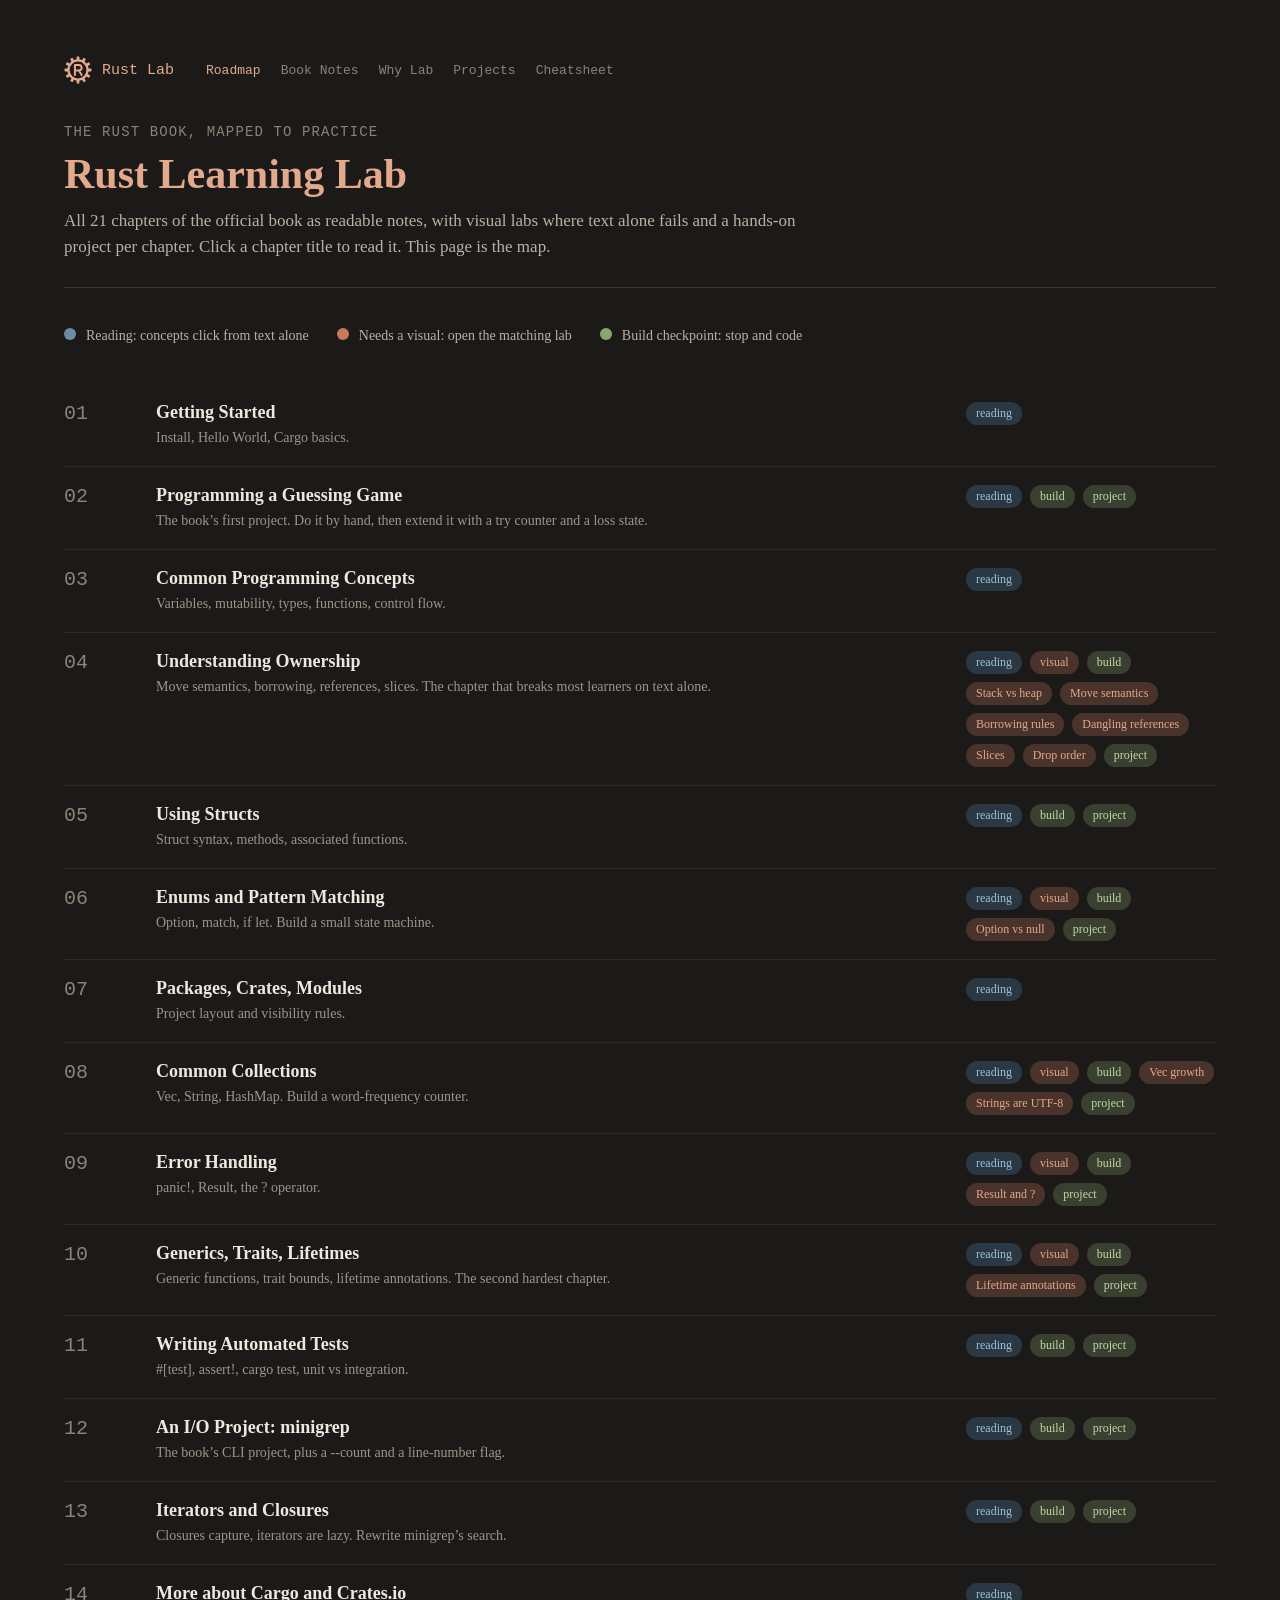
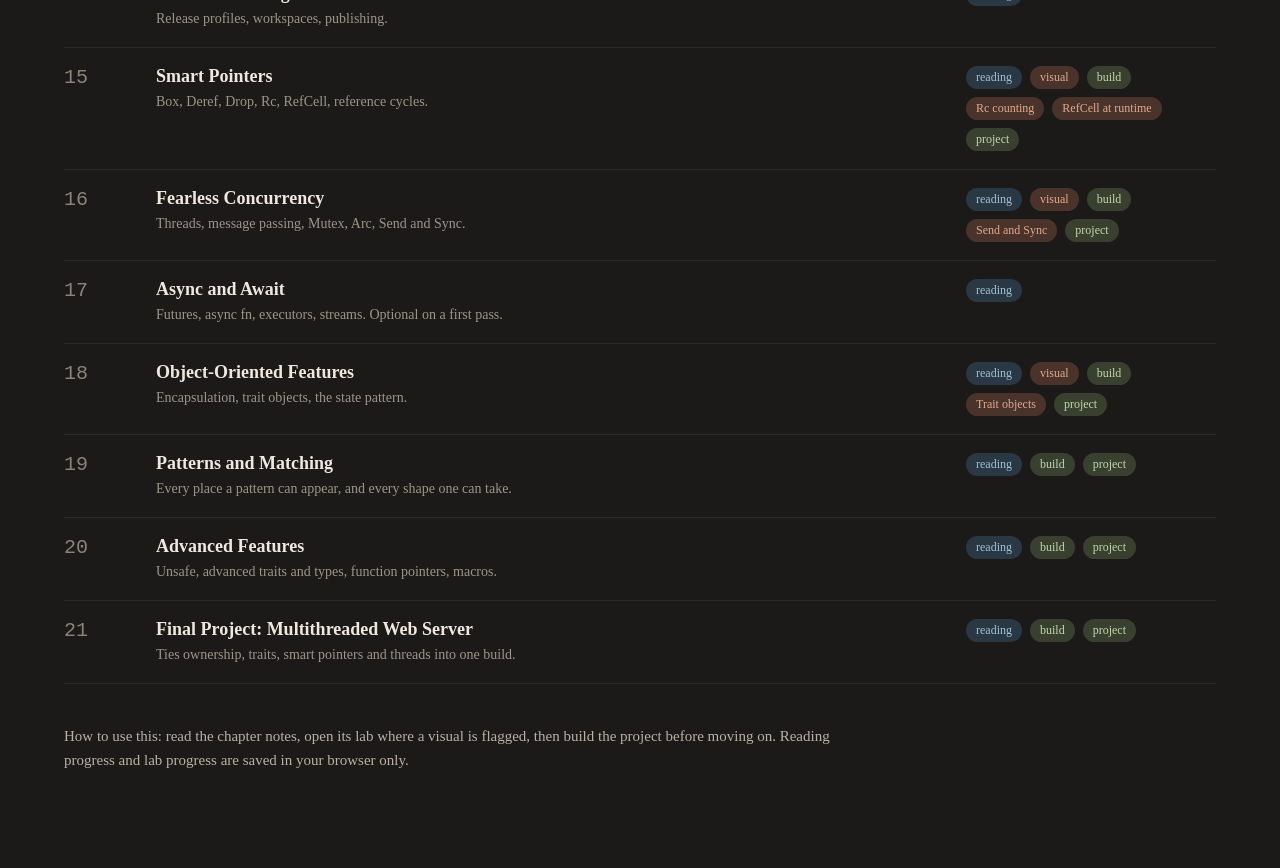
<file: index.html>
<!doctype html>
<html lang="en">
<head>
<meta charset="utf-8">
<meta name="viewport" content="width=device-width,initial-scale=1">
<title>Rust Learning Lab</title>
<link rel="icon" type="image/svg+xml" href="assets/logo.svg?v=2">
<link rel="stylesheet" href="assets/theme.css">
</head>
<body>
<div class="wrap" id="app"></div>
<script src="assets/engine.js"></script>
<script src="data/modules/index.js"></script>
<script src="data/roadmap.js"></script>
<script>
(function () {
  var el = RUSTLAB.el, app = document.getElementById('app'), st = RUSTLAB.load();

  app.appendChild(RUSTLAB.nav('index.html'));

  var head = el('div', 'head');
  head.appendChild(el('div', 'eyebrow', 'The Rust Book, mapped to practice'));
  head.appendChild(el('h1', null, 'Rust Learning Lab'));
  head.appendChild(el('div', 'lede', 'All 21 chapters of the official book as readable notes, with visual labs where text alone fails and a hands-on project per chapter. Click a chapter title to read it. This page is the map.'));
  app.appendChild(head);

  var lg = el('div', 'legend');
  [['#6b8ca3', 'Reading: concepts click from text alone'], ['#c7795a', 'Needs a visual: open the matching lab'], ['#8aa66b', 'Build checkpoint: stop and code']].forEach(function (l) {
    var d = el('div'); var i = el('i'); i.style.background = l[0]; d.appendChild(i); d.appendChild(document.createTextNode(l[1])); lg.appendChild(d);
  });
  app.appendChild(lg);

  var list = el('div');
  RUSTLAB.roadmap.forEach(function (c) {
    var row = el('div', 'row');
    row.appendChild(el('div', 'n', c.n));
    var mid = el('div');
    var tt = el('div', 't'); var ta = el('a', null, c.t); ta.href = 'chapter.html?c=' + c.id; ta.style.cssText = 'color:inherit;text-decoration:none'; tt.appendChild(ta); mid.appendChild(tt);
    mid.appendChild(el('div', 'd', c.d));
    row.appendChild(mid);
    var tags = el('div', 'tags');
    var names = { read: ['read', 'reading'], vis: ['vis', 'visual'], build: ['build', 'build'] };
    c.tags.forEach(function (t) { tags.appendChild(el('span', 'tag ' + names[t][0], names[t][1])); });
    (c.labs || []).forEach(function (id) {
      var m = RUSTLAB.index.filter(function (x) { return x.id === id; })[0];
      var a = el('a', 'tag vis', (st.modules[id] ? '✓ ' : '') + m.title); a.href = 'lab.html?m=' + id; tags.appendChild(a);
    });
    if (c.project) { var p = el('a', 'tag build', 'project'); p.href = 'projects.html#' + c.project; tags.appendChild(p); }
    row.appendChild(tags);
    list.appendChild(row);
  });
  app.appendChild(list);

  app.appendChild(el('div', 'p', 'How to use this: read the chapter notes, open its lab where a visual is flagged, then build the project before moving on. Reading progress and lab progress are saved in your browser only.'));
})();
</script>
</body>
</html>
</file>
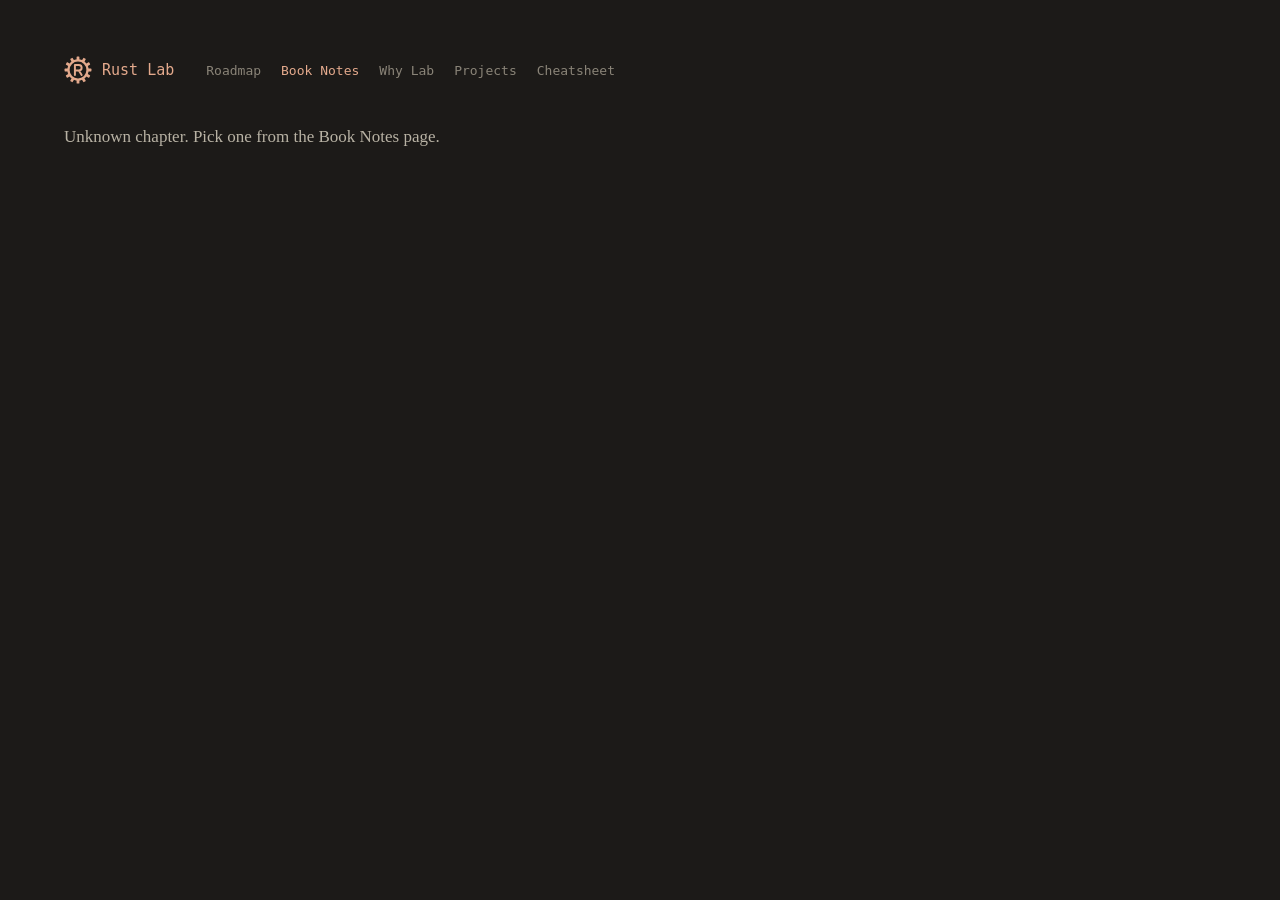
<file: chapter.html>
<!doctype html>
<html lang="en">
<head>
<meta charset="utf-8">
<meta name="viewport" content="width=device-width,initial-scale=1">
<title>Rust Book Notes</title>
<link rel="icon" type="image/svg+xml" href="assets/logo.svg?v=2">
<link rel="stylesheet" href="assets/theme.css">
</head>
<body>
<div class="wrap" id="app"></div>
<script src="assets/engine.js"></script>
<script src="data/modules/index.js"></script>
<script src="data/roadmap.js"></script>
<script>
(function () {
  var el = RUSTLAB.el, app = document.getElementById('app');
  var id = new URLSearchParams(location.search).get('c');
  var idx = RUSTLAB.roadmap.map(function (r) { return r.id; }).indexOf(id);
  app.appendChild(RUSTLAB.nav('chapters.html'));
  if (idx < 0) { app.appendChild(el('div', 'lede', 'Unknown chapter. Pick one from the Book Notes page.')); return; }
  var meta = RUSTLAB.roadmap[idx];

  // Renders the chapter once its data file loads.
  function render(ch) {
    document.title = 'Ch ' + meta.n + ' ' + meta.t + ' — Rust Book Notes';
    var head = el('div', 'head');
    head.appendChild(el('div', 'eyebrow', 'Chapter ' + meta.n));
    head.appendChild(el('h1', null, meta.t));
    head.appendChild(RUSTLAB.inline(el('div', 'lede'), ch.lede));
    app.appendChild(head);

    var toc = el('div', 'toc');
    ch.sections.forEach(function (s, k) {
      var a = el('a', null, (k + 1) + '. ' + s.h); a.href = '#s' + k; toc.appendChild(a);
    });
    app.appendChild(toc);

    var body = el('div', 'chap');
    ch.sections.forEach(function (s, k) {
      var h = el('h2', null, (k + 1) + '. ' + s.h); h.id = 's' + k;
      body.appendChild(h);
      RUSTLAB.blocks(body, s.b);
    });
    app.appendChild(body);

    var recap = el('div', 'recap');
    recap.appendChild(el('h3', null, 'Remember'));
    RUSTLAB.blocks(recap, [{ list: ch.recap }]);
    app.appendChild(recap);

    var links = el('div', 'tags');
    (meta.labs || []).forEach(function (lid) {
      var m = RUSTLAB.index.filter(function (x) { return x.id === lid; })[0];
      if (!m) return;
      var a = el('a', 'tag vis', 'lab: ' + m.title); a.href = 'lab.html?m=' + lid; links.appendChild(a);
    });
    if (meta.project) { var p = el('a', 'tag build', 'project: ' + meta.project); p.href = 'projects.html#' + meta.project; links.appendChild(p); }
    app.appendChild(links);

    var st = RUSTLAB.load(); st.read = st.read || {};
    var done = el('button', 'b');
    // Updates the button label from saved state.
    function paint() { done.textContent = st.read[id] ? 'read ✓ (click to undo)' : 'mark chapter as read'; }
    done.onclick = function () { st.read[id] = !st.read[id]; RUSTLAB.save(st); paint(); };
    paint();
    app.appendChild(done);

    var pager = el('div', 'pager');
    var prev = RUSTLAB.roadmap[idx - 1], next = RUSTLAB.roadmap[idx + 1];
    var l = el('a', null, prev ? '← ' + prev.n + ' ' + prev.t : ''); if (prev) l.href = 'chapter.html?c=' + prev.id;
    var r = el('a', null, next ? next.n + ' ' + next.t + ' →' : ''); if (next) r.href = 'chapter.html?c=' + next.id;
    pager.appendChild(l); pager.appendChild(r);
    app.appendChild(pager);
  }

  var sc = document.createElement('script');
  sc.src = 'data/chapters/' + id + '.js';
  sc.onload = function () { render(RUSTLAB.chapters[id]); };
  sc.onerror = function () { app.appendChild(el('div', 'lede', 'This chapter file is missing.')); };
  document.head.appendChild(sc);
})();
</script>
</body>
</html>
</file>
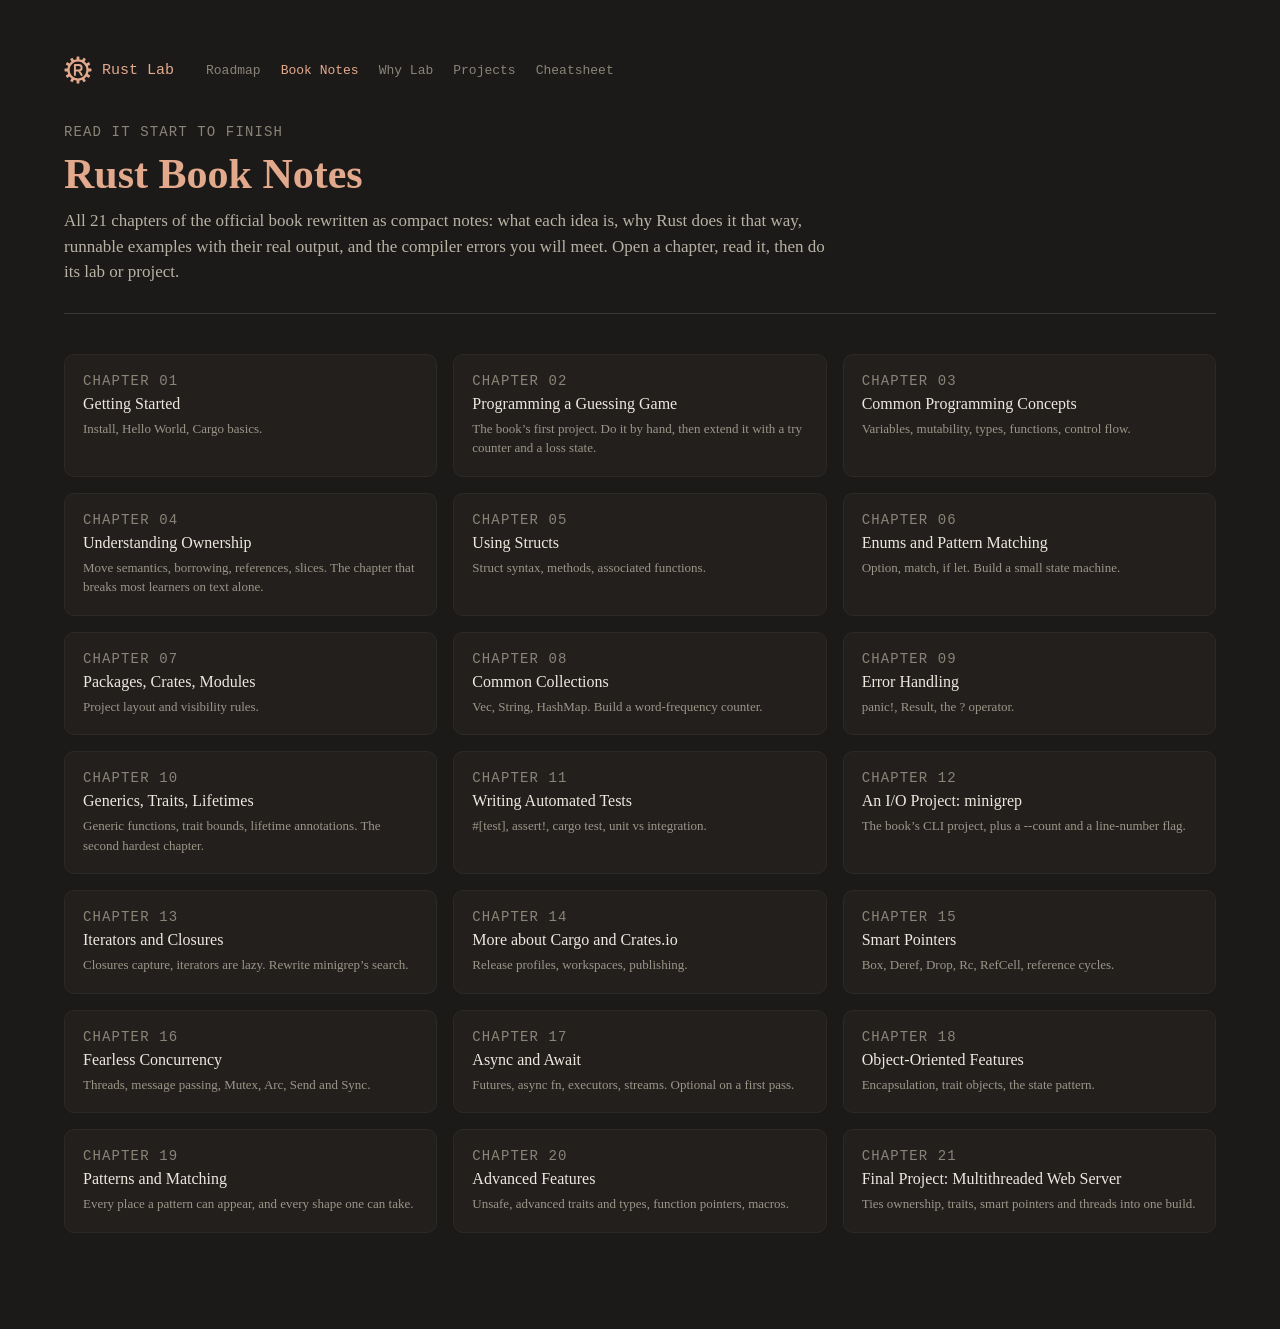
<file: chapters.html>
<!doctype html>
<html lang="en">
<head>
<meta charset="utf-8">
<meta name="viewport" content="width=device-width,initial-scale=1">
<title>Rust Book Notes</title>
<link rel="icon" type="image/svg+xml" href="assets/logo.svg?v=2">
<link rel="stylesheet" href="assets/theme.css">
</head>
<body>
<div class="wrap" id="app"></div>
<script src="assets/engine.js"></script>
<script src="data/modules/index.js"></script>
<script src="data/roadmap.js"></script>
<script>
(function () {
  var el = RUSTLAB.el, app = document.getElementById('app'), st = RUSTLAB.load();
  app.appendChild(RUSTLAB.nav('chapters.html'));
  var head = el('div', 'head');
  head.appendChild(el('div', 'eyebrow', 'Read it start to finish'));
  head.appendChild(el('h1', null, 'Rust Book Notes'));
  head.appendChild(el('div', 'lede', 'All 21 chapters of the official book rewritten as compact notes: what each idea is, why Rust does it that way, runnable examples with their real output, and the compiler errors you will meet. Open a chapter, read it, then do its lab or project.'));
  app.appendChild(head);
  var grid = el('div', 'cgrid');
  RUSTLAB.roadmap.forEach(function (c) {
    var a = el('a', 'cc'); a.href = 'chapter.html?c=' + c.id;
    a.appendChild(el('div', 'eyebrow', 'Chapter ' + c.n + (st.read && st.read[c.id] ? ' · read ✓' : '')));
    a.appendChild(el('div', 't', c.t));
    a.appendChild(el('div', 'd', c.d));
    grid.appendChild(a);
  });
  app.appendChild(grid);
})();
</script>
</body>
</html>
</file>
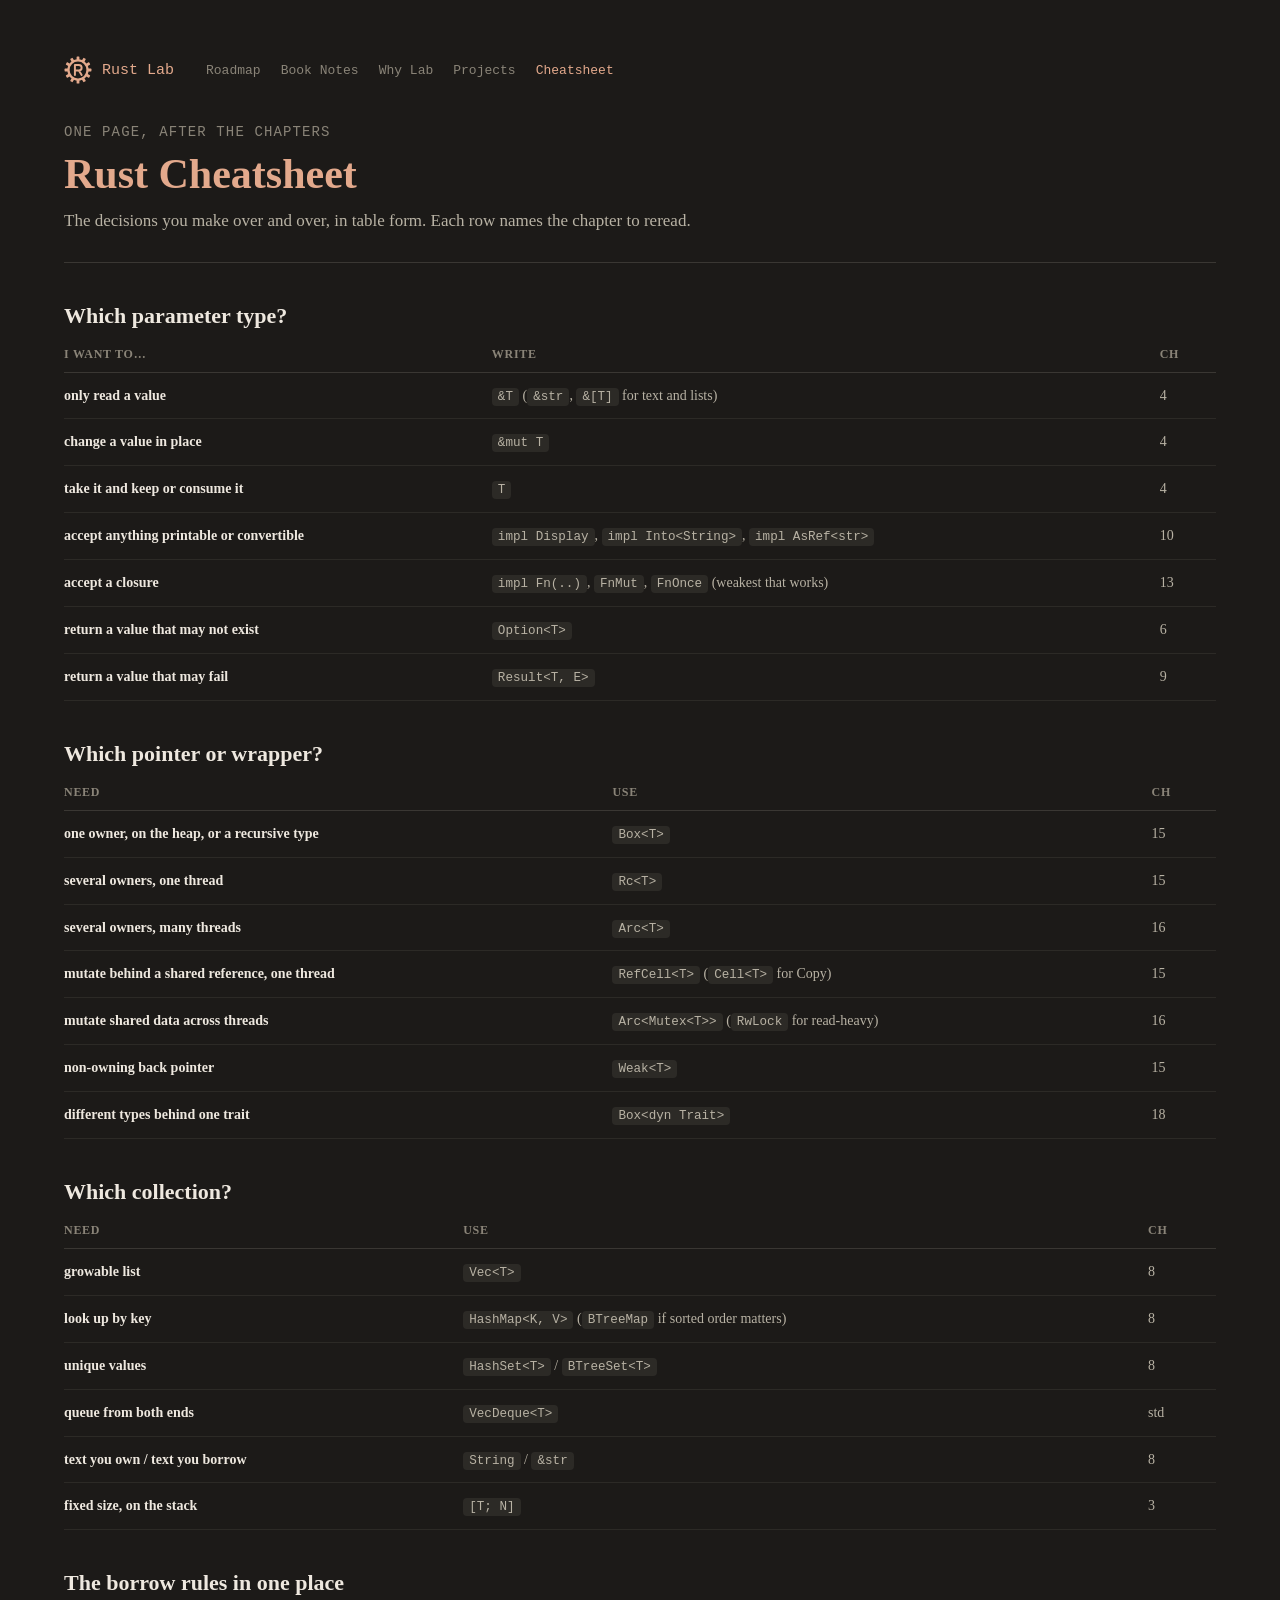
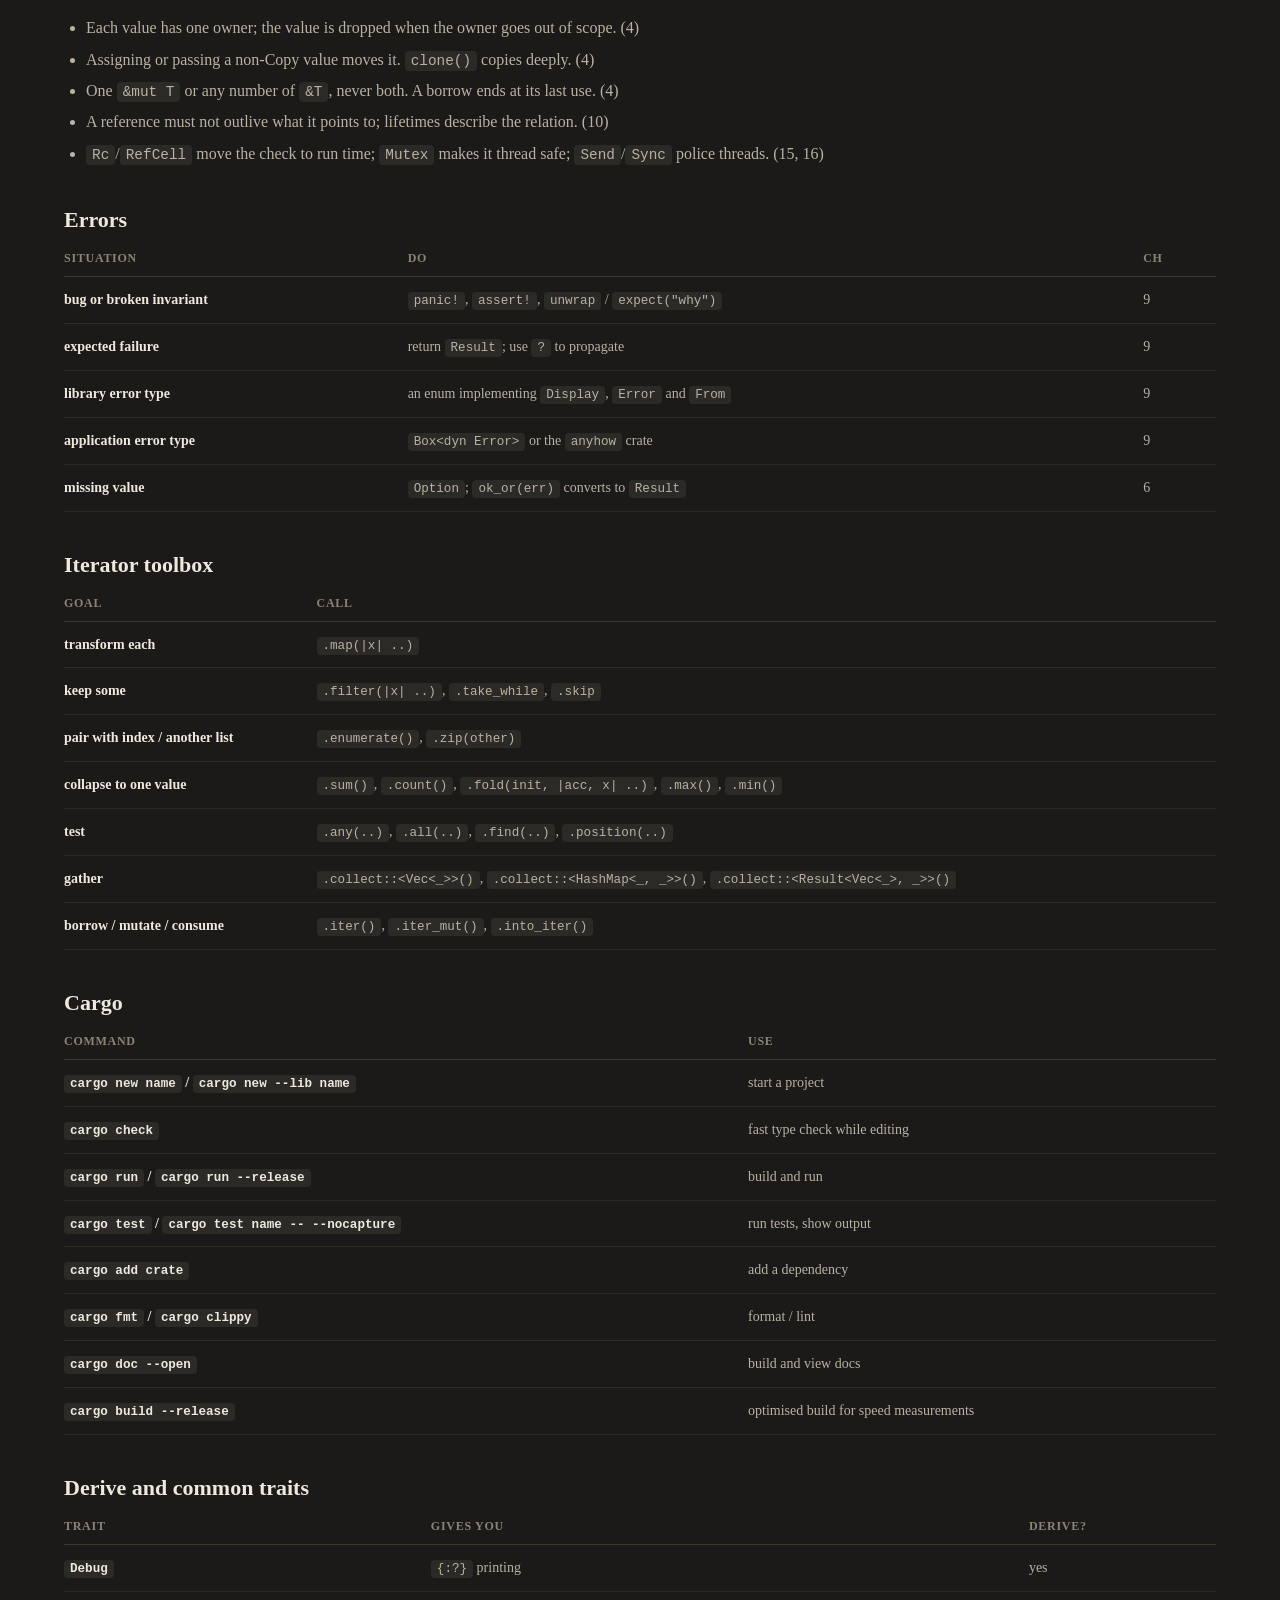
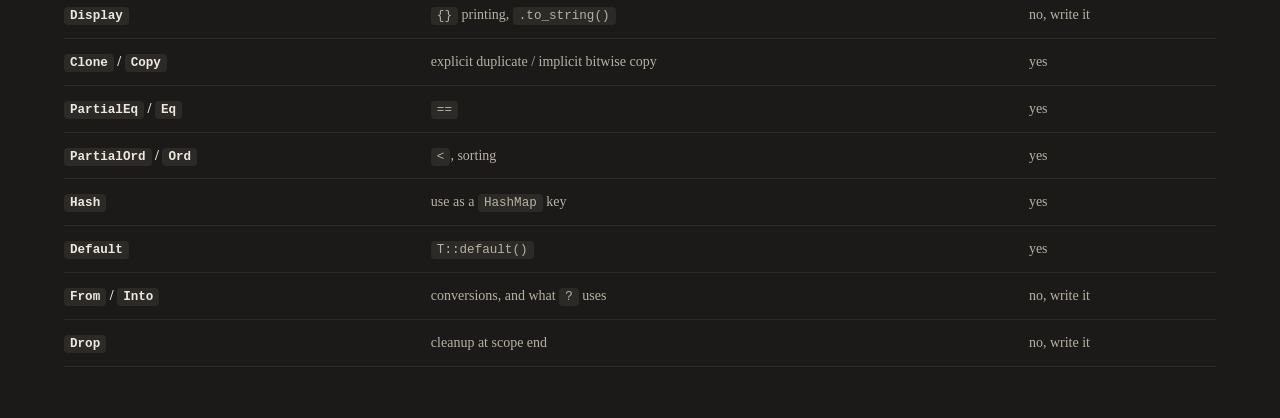
<file: cheatsheet.html>
<!doctype html>
<html lang="en">
<head>
<meta charset="utf-8">
<meta name="viewport" content="width=device-width,initial-scale=1">
<title>Rust Cheatsheet</title>
<link rel="icon" type="image/svg+xml" href="assets/logo.svg?v=2">
<link rel="stylesheet" href="assets/theme.css">
</head>
<body>
<div class="wrap" id="app"></div>
<script src="assets/engine.js"></script>
<script>
(function () {
  var el = RUSTLAB.el, app = document.getElementById('app');
  app.appendChild(RUSTLAB.nav('cheatsheet.html'));
  var head = el('div', 'head');
  head.appendChild(el('div', 'eyebrow', 'One page, after the chapters'));
  head.appendChild(el('h1', null, 'Rust Cheatsheet'));
  head.appendChild(el('div', 'lede', 'The decisions you make over and over, in table form. Each row names the chapter to reread.'));
  app.appendChild(head);

  var groups = [
    ['Which parameter type?', [
      { table: [
        ['I want to…', 'Write', 'Ch'],
        ['only read a value', '`&T` (`&str`, `&[T]` for text and lists)', '4'],
        ['change a value in place', '`&mut T`', '4'],
        ['take it and keep or consume it', '`T`', '4'],
        ['accept anything printable or convertible', '`impl Display`, `impl Into<String>`, `impl AsRef<str>`', '10'],
        ['accept a closure', '`impl Fn(..)`, `FnMut`, `FnOnce` (weakest that works)', '13'],
        ['return a value that may not exist', '`Option<T>`', '6'],
        ['return a value that may fail', '`Result<T, E>`', '9']
      ]}
    ]],
    ['Which pointer or wrapper?', [
      { table: [
        ['Need', 'Use', 'Ch'],
        ['one owner, on the heap, or a recursive type', '`Box<T>`', '15'],
        ['several owners, one thread', '`Rc<T>`', '15'],
        ['several owners, many threads', '`Arc<T>`', '16'],
        ['mutate behind a shared reference, one thread', '`RefCell<T>` (`Cell<T>` for Copy)', '15'],
        ['mutate shared data across threads', '`Arc<Mutex<T>>` (`RwLock` for read-heavy)', '16'],
        ['non-owning back pointer', '`Weak<T>`', '15'],
        ['different types behind one trait', '`Box<dyn Trait>`', '18']
      ]}
    ]],
    ['Which collection?', [
      { table: [
        ['Need', 'Use', 'Ch'],
        ['growable list', '`Vec<T>`', '8'],
        ['look up by key', '`HashMap<K, V>` (`BTreeMap` if sorted order matters)', '8'],
        ['unique values', '`HashSet<T>` / `BTreeSet<T>`', '8'],
        ['queue from both ends', '`VecDeque<T>`', 'std'],
        ['text you own / text you borrow', '`String` / `&str`', '8'],
        ['fixed size, on the stack', '`[T; N]`', '3']
      ]}
    ]],
    ['The borrow rules in one place', [
      { list: [
        'Each value has one owner; the value is dropped when the owner goes out of scope. (4)',
        'Assigning or passing a non-Copy value moves it. `clone()` copies deeply. (4)',
        'One `&mut T` or any number of `&T`, never both. A borrow ends at its last use. (4)',
        'A reference must not outlive what it points to; lifetimes describe the relation. (10)',
        '`Rc`/`RefCell` move the check to run time; `Mutex` makes it thread safe; `Send`/`Sync` police threads. (15, 16)'
      ]}
    ]],
    ['Errors', [
      { table: [
        ['Situation', 'Do', 'Ch'],
        ['bug or broken invariant', '`panic!`, `assert!`, `unwrap` / `expect("why")`', '9'],
        ['expected failure', 'return `Result`; use `?` to propagate', '9'],
        ['library error type', 'an enum implementing `Display`, `Error` and `From`', '9'],
        ['application error type', '`Box<dyn Error>` or the `anyhow` crate', '9'],
        ['missing value', '`Option`; `ok_or(err)` converts to `Result`', '6']
      ]}
    ]],
    ['Iterator toolbox', [
      { table: [
        ['Goal', 'Call'],
        ['transform each', '`.map(|x| ..)`'],
        ['keep some', '`.filter(|x| ..)`, `.take_while`, `.skip`'],
        ['pair with index / another list', '`.enumerate()`, `.zip(other)`'],
        ['collapse to one value', '`.sum()`, `.count()`, `.fold(init, |acc, x| ..)`, `.max()`, `.min()`'],
        ['test', '`.any(..)`, `.all(..)`, `.find(..)`, `.position(..)`'],
        ['gather', '`.collect::<Vec<_>>()`, `.collect::<HashMap<_, _>>()`, `.collect::<Result<Vec<_>, _>>()`'],
        ['borrow / mutate / consume', '`.iter()`, `.iter_mut()`, `.into_iter()`']
      ]}
    ]],
    ['Cargo', [
      { table: [
        ['Command', 'Use'],
        ['`cargo new name` / `cargo new --lib name`', 'start a project'],
        ['`cargo check`', 'fast type check while editing'],
        ['`cargo run` / `cargo run --release`', 'build and run'],
        ['`cargo test` / `cargo test name -- --nocapture`', 'run tests, show output'],
        ['`cargo add crate`', 'add a dependency'],
        ['`cargo fmt` / `cargo clippy`', 'format / lint'],
        ['`cargo doc --open`', 'build and view docs'],
        ['`cargo build --release`', 'optimised build for speed measurements']
      ]}
    ]],
    ['Derive and common traits', [
      { table: [
        ['Trait', 'Gives you', 'Derive?'],
        ['`Debug`', '`{:?}` printing', 'yes'],
        ['`Display`', '`{}` printing, `.to_string()`', 'no, write it'],
        ['`Clone` / `Copy`', 'explicit duplicate / implicit bitwise copy', 'yes'],
        ['`PartialEq` / `Eq`', '`==`', 'yes'],
        ['`PartialOrd` / `Ord`', '`<`, sorting', 'yes'],
        ['`Hash`', 'use as a `HashMap` key', 'yes'],
        ['`Default`', '`T::default()`', 'yes'],
        ['`From` / `Into`', 'conversions, and what `?` uses', 'no, write it'],
        ['`Drop`', 'cleanup at scope end', 'no, write it']
      ]}
    ]]
  ];
  groups.forEach(function (g) {
    var s = el('div', 'sec');
    s.appendChild(el('h2', null, g[0]));
    var host = el('div'); host.style.cssText = 'display:flex;flex-direction:column;gap:14px';
    RUSTLAB.blocks(host, g[1]);
    s.appendChild(host);
    app.appendChild(s);
  });
})();
</script>
</body>
</html>
</file>
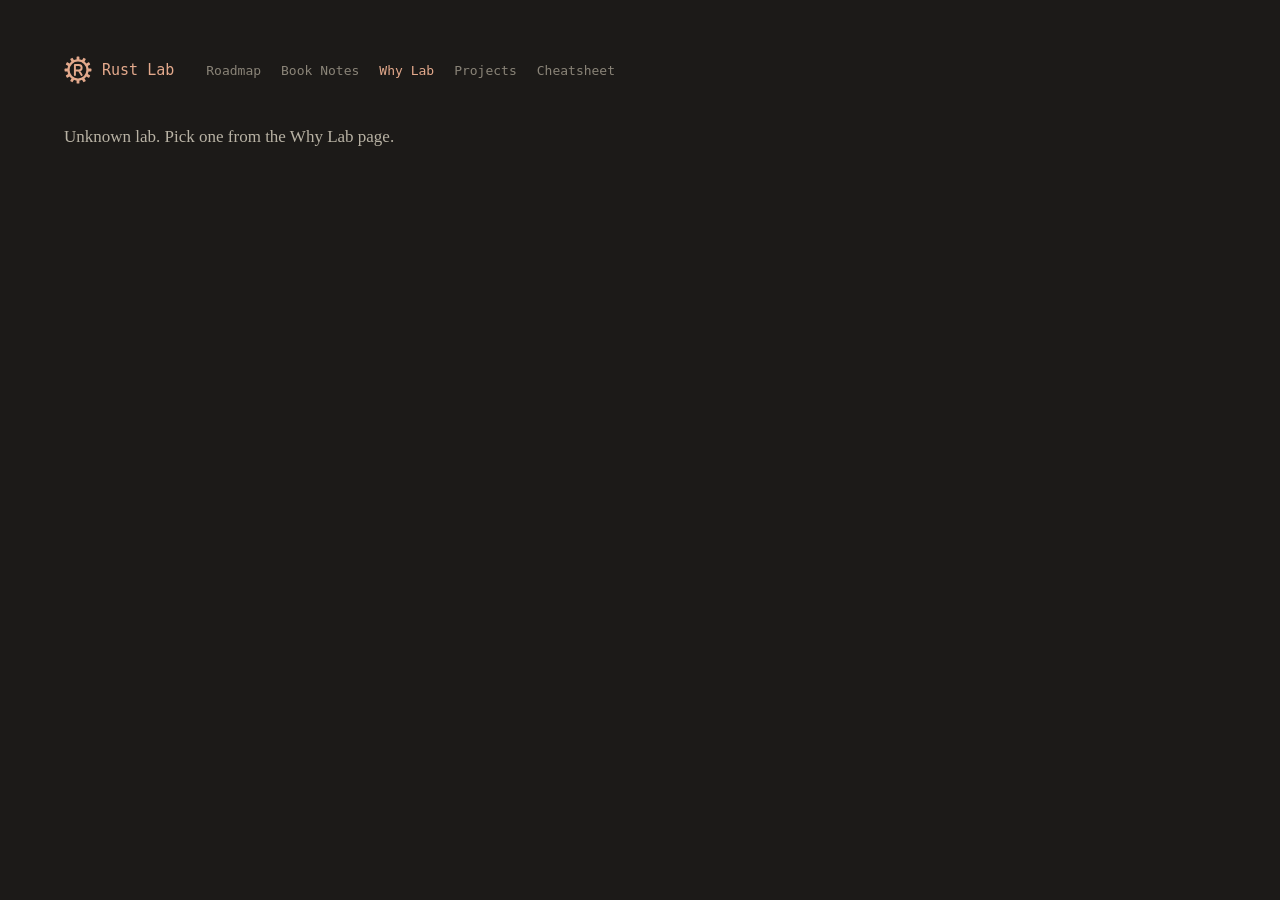
<file: lab.html>
<!doctype html>
<html lang="en">
<head>
<meta charset="utf-8">
<meta name="viewport" content="width=device-width,initial-scale=1">
<title>Rust Why Lab</title>
<link rel="icon" type="image/svg+xml" href="assets/logo.svg?v=2">
<link rel="stylesheet" href="assets/theme.css">
</head>
<body>
<div class="wrap" id="app"></div>
<script src="assets/engine.js"></script>
<script src="data/modules/index.js"></script>
<script>
(function () {
  var el = RUSTLAB.el;
  var id = new URLSearchParams(location.search).get('m');
  var app = document.getElementById('app');
  var meta = RUSTLAB.index.filter(function (m) { return m.id === id; })[0];

  // Returns the shared navigation bar.
  function nav() { return RUSTLAB.nav('labs.html'); }

  // Creates a titled section.
  function section(title, intro) {
    var s = el('div', 'sec');
    s.appendChild(el('h2', null, title));
    if (intro) s.appendChild(el('div', 'p', intro));
    app.appendChild(s);
    return s;
  }

  // Renders the whole module page once its data file loads.
  function render(m) {
    document.title = m.title + ' — Rust Why Lab';
    var head = el('div', 'head');
    head.appendChild(el('div', 'eyebrow', 'Chapter ' + m.chapter + ' · ' + m.title));
    head.appendChild(el('h1', null, m.headline));
    head.appendChild(el('div', 'lede', m.intro));
    app.appendChild(head);

    var s1 = section('1. Step through it', m.play.intro);
    var h1 = el('div', 'card'); s1.appendChild(h1);
    RUSTLAB.mountPlayer(h1, m.play);

    var s2 = section('2. Break it: ' + m.breakIt.label, m.breakIt.intro);
    var h2 = el('div', 'card'); s2.appendChild(h2);
    RUSTLAB.mountPlayer(h2, m.breakIt);
    s2.appendChild(el('div', 'tryit', m.breakIt.lesson));

    var s3 = section('3. Why not the other way?', m.whyNot.question);
    var t = el('table', 'w');
    var hr = el('tr');
    ['Approach', 'What it does', 'What it costs'].forEach(function (h) { hr.appendChild(el('th', null, h)); });
    t.appendChild(hr);
    m.whyNot.rows.forEach(function (r) {
      var tr = el('tr', r[0] === 'Rust' ? 'rust' : '');
      r.forEach(function (c) { tr.appendChild(el('td', null, c)); });
      t.appendChild(tr);
    });
    s3.appendChild(t);

    var s4 = section('4. Read the real compiler error', m.error.intro);
    s4.appendChild(el('pre', 'err', m.error.text));
    var dec = el('div', 'decode');
    m.error.decode.forEach(function (d) {
      var row = el('div');
      row.appendChild(el('code', null, d[0]));
      row.appendChild(el('span', null, d[1]));
      dec.appendChild(row);
    });
    s4.appendChild(dec);

    var s5 = section('5. Now you type it');
    s5.appendChild(el('div', 'tryit', m.tryIt));

    var done = el('button', 'b', 'mark this lab understood');
    var st = RUSTLAB.load();
    // Updates the done button label from saved state.
    function paint() { done.textContent = st.modules[m.id] ? 'understood ✓ (click to undo)' : 'mark this lab understood'; }
    done.onclick = function () { st.modules[m.id] = !st.modules[m.id]; RUSTLAB.save(st); paint(); };
    paint();
    s5.appendChild(done);
    app.insertBefore(nav(), app.firstChild);
  }

  if (!meta) { app.appendChild(nav()); app.appendChild(el('div', 'lede', 'Unknown lab. Pick one from the Why Lab page.')); return; }
  var sc = document.createElement('script');
  sc.src = 'data/modules/' + meta.id + '.js';
  sc.onload = function () { render(RUSTLAB.modules[meta.id]); };
  document.head.appendChild(sc);
})();
</script>
</body>
</html>
</file>
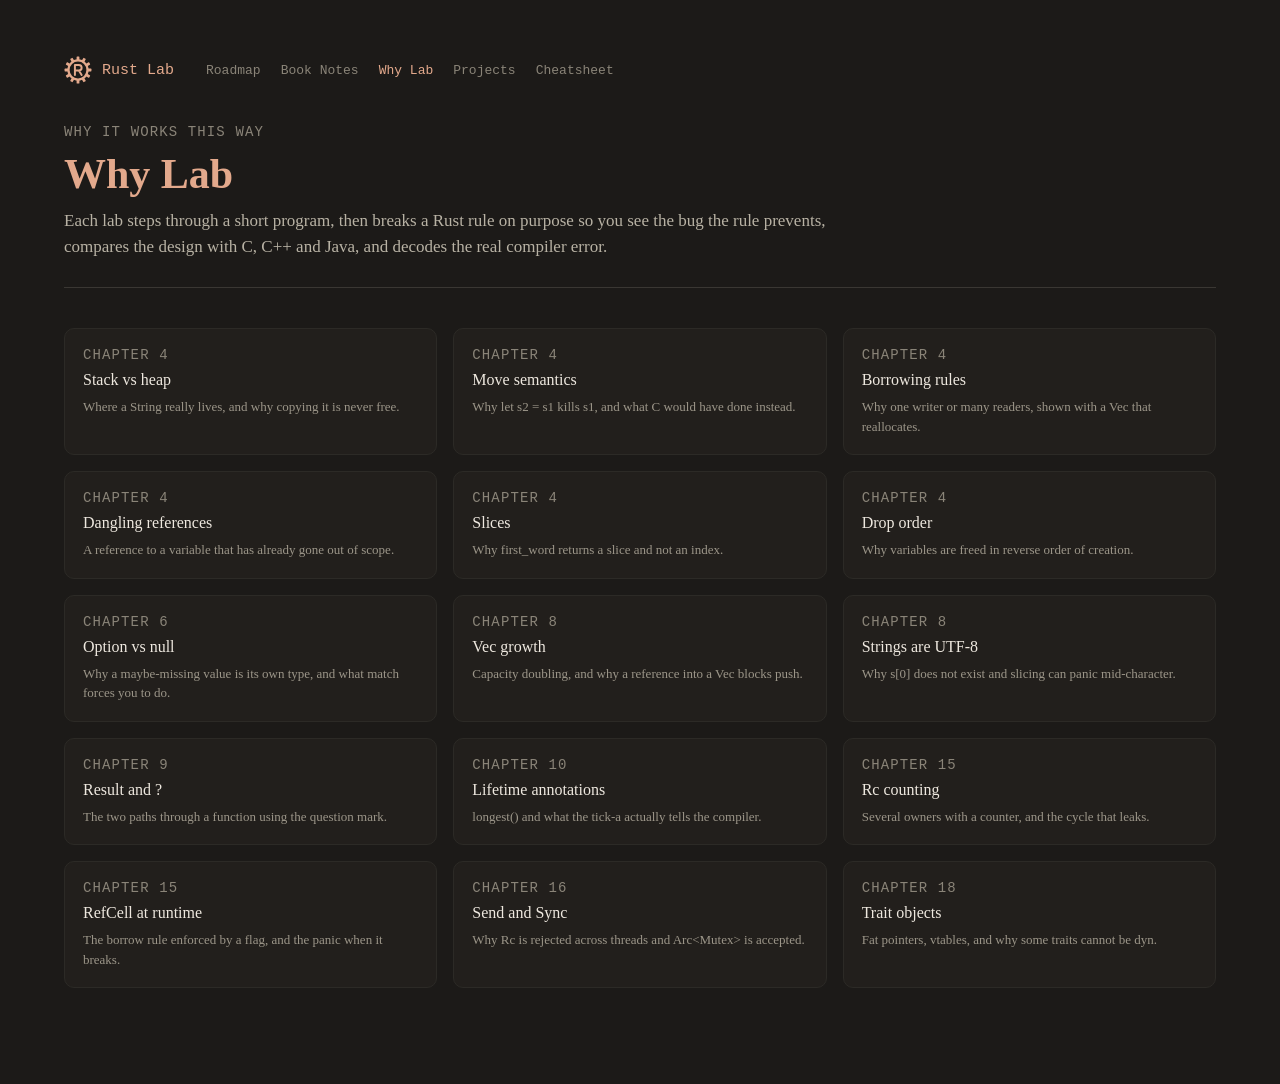
<file: labs.html>
<!doctype html>
<html lang="en">
<head>
<meta charset="utf-8">
<meta name="viewport" content="width=device-width,initial-scale=1">
<title>Rust Why Lab</title>
<link rel="icon" type="image/svg+xml" href="assets/logo.svg?v=2">
<link rel="stylesheet" href="assets/theme.css">
</head>
<body>
<div class="wrap" id="app"></div>
<script src="assets/engine.js"></script>
<script src="data/modules/index.js"></script>
<script>
(function () {
  var el = RUSTLAB.el, app = document.getElementById('app'), st = RUSTLAB.load();
  app.appendChild(RUSTLAB.nav('labs.html'));
  var head = el('div', 'head');
  head.appendChild(el('div', 'eyebrow', 'Why it works this way'));
  head.appendChild(el('h1', null, 'Why Lab'));
  head.appendChild(el('div', 'lede', 'Each lab steps through a short program, then breaks a Rust rule on purpose so you see the bug the rule prevents, compares the design with C, C++ and Java, and decodes the real compiler error.'));
  app.appendChild(head);
  var grid = el('div', 'mods');
  RUSTLAB.index.forEach(function (m) {
    var a = el('a', 'mod'); a.href = 'lab.html?m=' + m.id;
    a.appendChild(el('div', 'eyebrow', 'Chapter ' + m.chapter + (st.modules[m.id] ? ' · understood ✓' : '')));
    a.appendChild(el('div', 't', m.title));
    a.appendChild(el('div', 'd', m.summary));
    grid.appendChild(a);
  });
  app.appendChild(grid);
})();
</script>
</body>
</html>
</file>
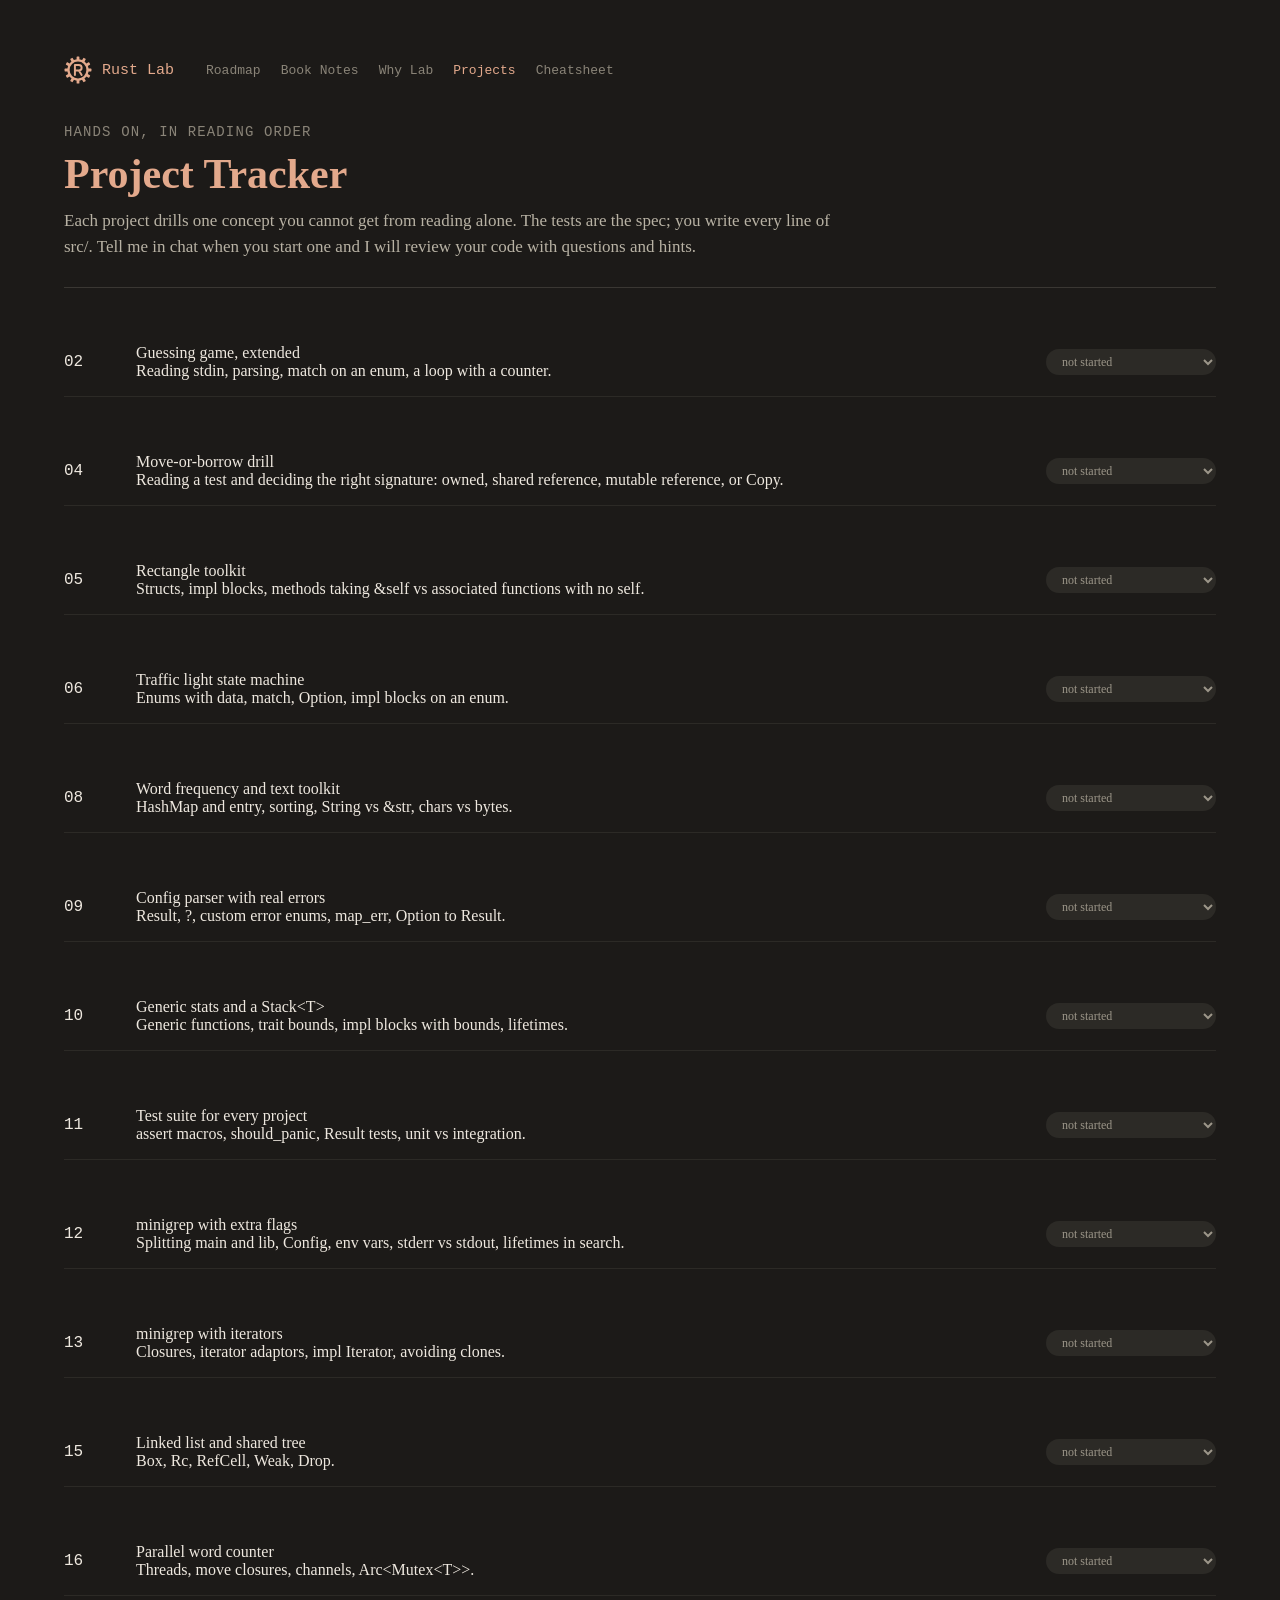
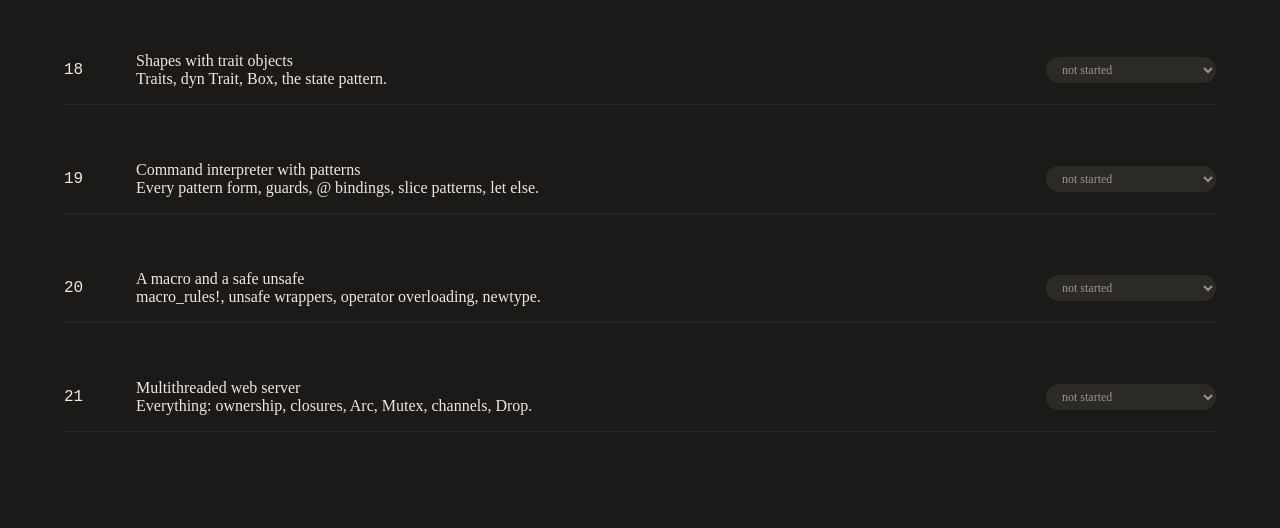
<file: projects.html>
<!doctype html>
<html lang="en">
<head>
<meta charset="utf-8">
<meta name="viewport" content="width=device-width,initial-scale=1">
<title>Rust Project Tracker</title>
<link rel="icon" type="image/svg+xml" href="assets/logo.svg?v=2">
<link rel="stylesheet" href="assets/theme.css">
</head>
<body>
<div class="wrap" id="app"></div>
<script src="assets/engine.js"></script>
<script src="data/modules/index.js"></script>
<script src="data/projects.js"></script>
<script>
(function () {
  var el = RUSTLAB.el, app = document.getElementById('app'), st = RUSTLAB.load();
  app.appendChild(RUSTLAB.nav('projects.html'));
  var head = el('div', 'head');
  head.appendChild(el('div', 'eyebrow', 'Hands on, in reading order'));
  head.appendChild(el('h1', null, 'Project Tracker'));
  head.appendChild(el('div', 'lede', 'Each project drills one concept you cannot get from reading alone. The tests are the spec; you write every line of src/. Tell me in chat when you start one and I will review your code with questions and hints.'));
  app.appendChild(head);

  // Builds a labelled block of brief text.
  function block(parent, title, text, pre) {
    var d = el('div');
    d.appendChild(el('h3', null, title));
    d.appendChild(el(pre ? 'pre' : 'div', pre ? null : 'p', text));
    parent.appendChild(d);
  }

  RUSTLAB.projects.forEach(function (p) {
    var d = el('details', 'proj'); d.id = p.id;
    if (location.hash === '#' + p.id) d.open = true;
    var sum = el('summary');
    sum.appendChild(el('div', 'mono', p.ch));
    var mid = el('div');
    mid.appendChild(el('div', 't', p.title));
    mid.appendChild(el('div', 'd', p.drills));
    sum.appendChild(mid);
    var sel = el('select', 'pill');
    ['not started', 'in progress', 'done'].forEach(function (s) { var o = el('option', null, s); o.value = s; sel.appendChild(o); });
    sel.value = st.projects[p.id] || 'not started';
    sel.onclick = function (e) { e.stopPropagation(); };
    sel.onchange = function () { st.projects[p.id] = sel.value; RUSTLAB.save(st); };
    sel.setAttribute('aria-label', 'status of ' + p.title);
    sum.appendChild(sel);
    d.appendChild(sum);
    var b = el('div', 'brief');
    block(b, 'What you build', p.what);
    block(b, 'Sample run', p.run, true);
    block(b, 'Where this shows up for real', p.real);
    block(b, 'Sibling projects', p.siblings);
    block(b, 'Files', p.files);
    block(b, 'Start with', p.start, true);
    block(b, 'Notes', p.notes);
    if (p.labs.length) {
      var l = el('div', 'tags');
      p.labs.forEach(function (id) {
        var m = RUSTLAB.index.filter(function (x) { return x.id === id; })[0];
        var a = el('a', 'tag vis', 'lab: ' + m.title); a.href = 'lab.html?m=' + id; l.appendChild(a);
      });
      b.appendChild(l);
    }
    d.appendChild(b);
    app.appendChild(d);
  });
})();
</script>
</body>
</html>
</file>
<file: assets/theme.css>
:root{--bg:#1c1a18;--panel:#221f1c;--code:#171513;--line:#3a3733;--line2:#2c2a26;--text:#eee8df;--mute:#b8b2a4;--dim:#8a8478;--accent:#e3a98c;--clay:#c7795a;--blue:#6b8ca3;--green:#8aa66b;--red:#d08a74;--mono:ui-monospace,SFMono-Regular,Menlo,monospace}
*{box-sizing:border-box}
body{margin:0;background:var(--bg);color:var(--text);font-family:Charter,Georgia,serif}
a{color:var(--clay)}a:hover{color:#e0957a}
.wrap{max-width:1280px;margin:0 auto;padding:56px 64px 96px;display:flex;flex-direction:column;gap:40px}
.eyebrow{font-family:var(--mono);font-size:14px;letter-spacing:.08em;color:var(--dim);text-transform:uppercase}
h1{margin:0;font-size:42px;font-weight:600;color:var(--accent)}
h2{margin:0;font-size:22px;font-weight:600}
.lede{font-size:17px;color:var(--mute);line-height:1.5;max-width:780px}
.p{font-size:15px;color:var(--mute);line-height:1.6;max-width:780px}
.head{display:flex;flex-direction:column;gap:10px;border-bottom:1px solid var(--line);padding-bottom:28px}
.nav{display:flex;gap:20px;font-family:var(--mono);font-size:13px}
.nav a{text-decoration:none;color:var(--dim)}.nav a.on,.nav a:hover{color:var(--accent)}
code,.mono{font-family:var(--mono)}
code{background:var(--line2);padding:2px 6px;border-radius:4px;font-size:.9em}
.legend{display:flex;gap:28px;flex-wrap:wrap;font-size:14px;color:var(--mute)}
.legend i{display:inline-block;width:12px;height:12px;border-radius:50%;margin-right:10px}
.row{display:grid;grid-template-columns:72px 1fr 250px;gap:20px;padding:18px 0;border-bottom:1px solid var(--line2);align-items:start}
.row .n{font-family:var(--mono);font-size:20px;color:var(--dim)}
.row .t{font-size:18px;font-weight:600}
.row .d{font-size:14px;color:#9c9689;margin-top:4px;line-height:1.5}
.tags{display:flex;gap:8px;flex-wrap:wrap}
.tag{font-size:12px;padding:4px 10px;border-radius:20px;text-decoration:none;display:inline-block}
.tag.read{background:#2a3844;color:#9fc2d6}.tag.vis{background:#4a332b;color:#e3a98c}.tag.build{background:#39402f;color:#c3d6a8}
.tag.soon{background:var(--line2);color:var(--dim)}.tag.done{background:#39402f;color:#c3d6a8}
a.tag:hover{filter:brightness(1.25)}
.sec{display:flex;flex-direction:column;gap:18px}
.card{background:var(--panel);border-radius:10px;padding:24px}
.tryit{font-size:14px;color:#9c9689;font-family:var(--mono);background:var(--code);padding:14px 18px;border-radius:8px;line-height:1.6}
.player{display:grid;grid-template-columns:minmax(300px,420px) 1fr;gap:24px;align-items:start}
.codebox{background:var(--code);border-radius:8px;padding:14px 0;font-family:var(--mono);font-size:14px}
.codebox div{padding:2px 18px;white-space:pre;color:#cfc8ba;border-left:3px solid transparent}
.codebox div.on{background:#2a2420;border-left-color:var(--clay);color:#fff}
.codebox span.ln{color:var(--dim);display:inline-block;width:2ch;margin-right:1.5ch;text-align:right}
.machine{position:relative;display:grid;grid-template-columns:1fr 1fr;gap:80px;min-height:200px}
.machine h4{margin:0 0 10px;font-family:var(--mono);font-size:13px;font-weight:400;color:var(--dim)}
.machine .col{display:flex;flex-direction:column;gap:10px}
.machine svg{position:absolute;inset:0;width:100%;height:100%;pointer-events:none;overflow:visible}
.cell{border:1px solid #4a4640;border-radius:6px;padding:10px 14px;font-family:var(--mono);font-size:13px;background:var(--panel);transition:opacity .25s}
.cell .nm{font-size:14px;color:var(--text);margin-bottom:4px}
.cell .f{display:flex;gap:10px;color:#9c9689;line-height:1.6}
.cell .f b{font-weight:400;color:var(--dim);min-width:4ch}
.cell.moved{opacity:.4;border-style:dashed}.cell.moved .nm{text-decoration:line-through}
.cell.freed{border-color:var(--red);color:var(--red);opacity:.65}
.cell.freed .nm::after{content:" freed";font-size:11px;margin-left:8px;color:var(--red)}
.cell.new{border-color:var(--blue)}
.cell .chars{letter-spacing:.2em;font-size:14px}
.bars{display:flex;flex-direction:column;gap:10px;grid-column:1/3}
.bar{display:grid;grid-template-columns:90px 1fr;align-items:center;gap:14px;font-family:var(--mono);font-size:13px;color:var(--dim)}
.bar .track{position:relative;height:14px;background:var(--line2);border-radius:7px}
.bar .fill{position:absolute;top:0;height:14px;border-radius:7px;opacity:.9}
.bar .cur{position:absolute;top:-4px;bottom:-4px;width:2px;background:var(--text)}
.ctl{display:flex;gap:10px;align-items:center;flex-wrap:wrap;margin-top:6px}
button.b{font-family:var(--mono);font-size:13px;color:var(--text);background:var(--line2);border:1px solid var(--line);border-radius:6px;padding:8px 14px;cursor:pointer;min-height:44px}
button.b:hover{border-color:var(--clay)}button.b:disabled{opacity:.4;cursor:default}
.note{font-size:15px;line-height:1.55;color:var(--text);min-height:3.2em}
.verdict{border-radius:8px;padding:12px 16px;font-family:var(--mono);font-size:13px;line-height:1.5}
.verdict.ok{background:#1f2a22;border:1px solid #3a4a3c;color:#cdd6c0}
.verdict.error{background:#332322;border:1px solid #5a3a35;color:#e3c3b8}
.verdict.bug{background:#3a2216;border:1px solid #7a4225;color:#f0c0a0}
.out{background:var(--code);border-radius:8px;padding:10px 16px;font-family:var(--mono);font-size:13px;color:var(--green);min-height:2.4em}
table.w{width:100%;border-collapse:collapse;font-size:14px}
table.w th{text-align:left;font-size:12px;text-transform:uppercase;letter-spacing:.06em;color:var(--dim);padding:0 14px 10px 0;border-bottom:1px solid var(--line)}
table.w td{padding:12px 14px 12px 0;border-bottom:1px solid var(--line2);vertical-align:top;color:var(--mute);line-height:1.5}
table.w td:first-child{color:var(--text);font-weight:600;white-space:nowrap}
table.w tr.rust td{color:var(--accent)}
pre.err{background:var(--code);border-radius:8px;padding:16px 18px;margin:0;font-family:var(--mono);font-size:13px;line-height:1.55;color:#e3c3b8;overflow-x:auto}
.decode{display:flex;flex-direction:column;gap:10px}
.decode div{display:grid;grid-template-columns:minmax(200px,340px) 1fr;gap:18px;padding:10px 0;border-bottom:1px solid var(--line2);font-size:14px;line-height:1.5;color:var(--mute)}
.decode code{color:#e3c3b8;background:var(--code);align-self:start;padding:6px 10px}
.mods{display:grid;grid-template-columns:repeat(auto-fill,minmax(280px,1fr));gap:16px}
.mod{background:var(--panel);border:1px solid var(--line2);border-radius:10px;padding:18px;display:flex;flex-direction:column;gap:8px;text-decoration:none;color:var(--text)}
.mod:hover{border-color:var(--clay)}.mod .d{font-size:13px;color:#9c9689;line-height:1.5}
.pill{font-size:12px;padding:5px 12px;border-radius:20px;background:var(--line2);color:#9c9689;border:0;font-family:inherit}
select.pill{cursor:pointer}
.brief{display:flex;flex-direction:column;gap:14px;padding:6px 0 20px}
.brief h3{margin:0;font-size:12px;text-transform:uppercase;letter-spacing:.06em;color:var(--dim);font-weight:400}
.brief pre{margin:0;background:var(--code);border-radius:8px;padding:14px 18px;font-family:var(--mono);font-size:13px;line-height:1.55;color:#cfc8ba;overflow-x:auto}
details.proj{border-bottom:1px solid var(--line2)}
details.proj summary{display:grid;grid-template-columns:56px 1fr 170px;gap:16px;padding:16px 0;align-items:center;cursor:pointer;list-style:none}
details.proj summary::-webkit-details-marker{display:none}
@media(max-width:800px){.wrap{padding:32px 16px 64px}.player{grid-template-columns:1fr}.row{grid-template-columns:48px 1fr}.row .tags{grid-column:2}.decode div{grid-template-columns:1fr}details.proj summary{grid-template-columns:44px 1fr}}
.bp{margin:0;font-size:16px;line-height:1.7;color:var(--mute);max-width:820px}
.bh{margin:10px 0 0;font-size:18px;font-weight:600;color:var(--text)}
.bl{margin:0;padding-left:22px;max-width:820px;color:var(--mute);line-height:1.7;font-size:16px;display:flex;flex-direction:column;gap:4px}
.cw{display:flex;flex-direction:column;max-width:900px}
.cf{font-family:var(--mono);font-size:12px;color:var(--dim);background:var(--line2);padding:6px 16px;border-radius:8px 8px 0 0}
pre.rs{margin:0;background:var(--code);border-radius:8px;padding:16px 20px;font-family:var(--mono);font-size:13.5px;line-height:1.6;color:#cfc8ba;overflow-x:auto;tab-size:4}
.cf+pre.rs{border-radius:0 0 8px 8px}
.co{font-family:var(--mono);font-size:11px;letter-spacing:.08em;text-transform:uppercase;color:var(--dim);padding:10px 0 4px}
.co.er{color:var(--red)}
pre.ro{margin:0;background:var(--code);border-radius:8px;padding:12px 20px;font-family:var(--mono);font-size:13px;color:var(--green);overflow-x:auto;line-height:1.55}
.cw pre.err{margin:0}
.hc{color:#7d776b;font-style:italic}.hs{color:#c3d6a8}.hl{color:#9fc2d6}.hn{color:#e3a98c}.hm{color:#d9b06a}.hk{color:#c7795a}.ht{color:#9fc2d6}.ha{color:#8a8478}
.callout{max-width:820px;border-radius:8px;padding:14px 18px;font-size:15px;line-height:1.6;border-left:3px solid var(--blue);background:#1f2830;color:#c4d4de}
.callout.warn{border-left-color:var(--red);background:#2e2220;color:#e3c3b8}
.callout.key{border-left-color:var(--clay);background:#2c2119;color:#ecd2c2}
.chap{display:flex;flex-direction:column;gap:18px}
.chap h2{padding-top:18px;border-top:1px solid var(--line2);font-size:24px;color:var(--accent)}
.toc{display:flex;flex-wrap:wrap;gap:8px 18px;font-family:var(--mono);font-size:13px}
.toc a{text-decoration:none;color:var(--mute)}.toc a:hover{color:var(--accent)}
.pager{display:flex;justify-content:space-between;gap:20px;border-top:1px solid var(--line);padding-top:24px;font-size:15px}
.recap{background:var(--panel);border-radius:10px;padding:22px 26px}
.recap h3{margin:0 0 10px;font-size:13px;letter-spacing:.08em;text-transform:uppercase;color:var(--dim);font-weight:400;font-family:var(--mono)}
.cgrid{display:grid;grid-template-columns:repeat(auto-fill,minmax(300px,1fr));gap:16px}
.cc{background:var(--panel);border:1px solid var(--line2);border-radius:10px;padding:18px;text-decoration:none;color:var(--text);display:flex;flex-direction:column;gap:6px}
.cc:hover{border-color:var(--clay)}.cc .d{font-size:13px;color:#9c9689;line-height:1.5}
@media(max-width:800px){.cw{max-width:100%}pre.rs{font-size:12.5px}}
.nav{align-items:center}.nav a.brand{display:flex;align-items:center;gap:10px;color:var(--accent);font-size:15px;margin-right:12px}.nav a.brand img{display:block}
</file>
